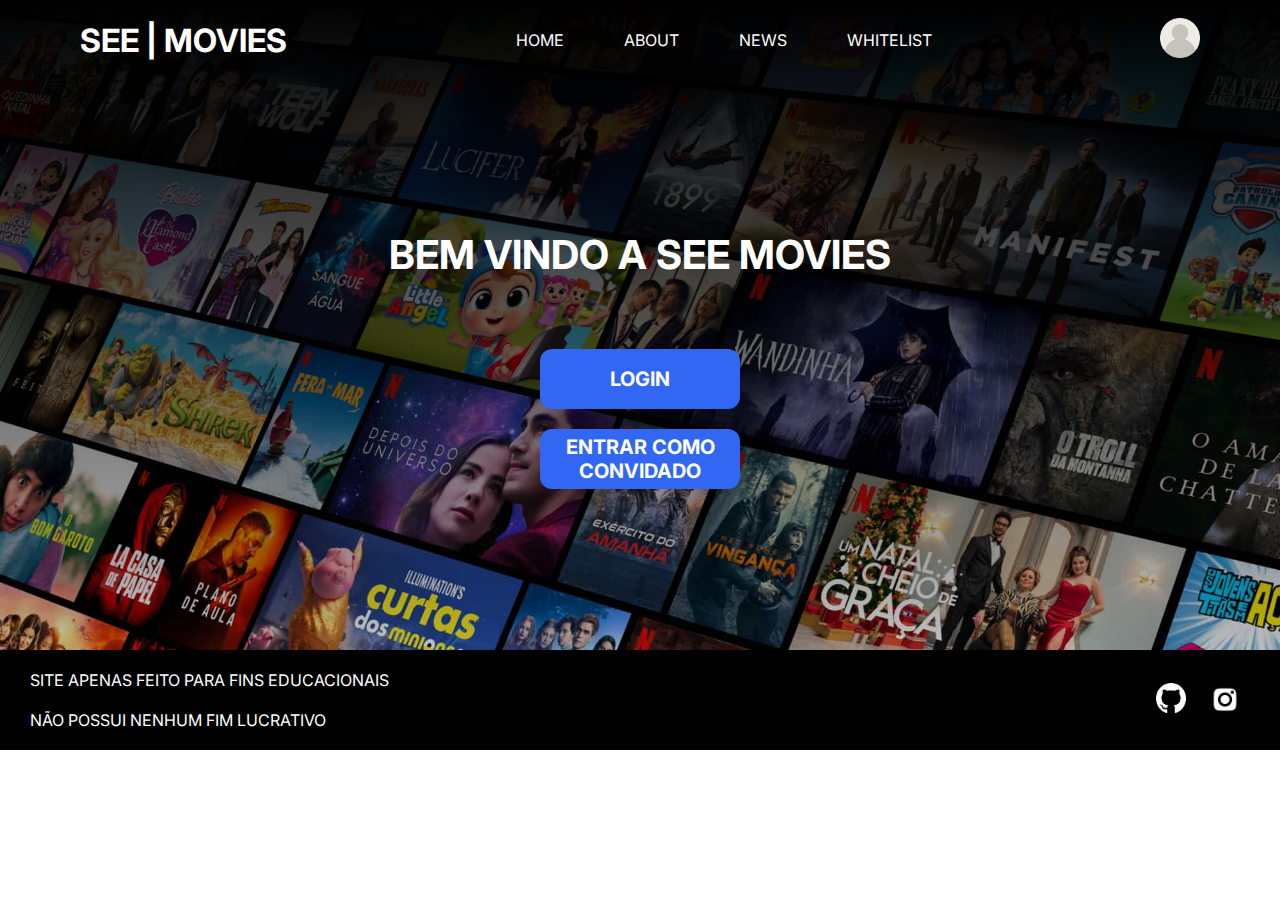
<file: index.html>
<!DOCTYPE html>
<html lang="en">
<head>
    <meta charset="UTF-8">
    <meta http-equiv="X-UA-Compatible" content="IE=edge">
    <meta name="viewport" content="width=device-width, initial-scale=1.0">
    <link rel="stylesheet" href="style.css">
    <title>SEE | MOVIES</title>
</head>
<body>
    <header>
        <section class="section-1">

            <!-- NAVBAR -->

            <nav class="main-nav">
                <h1 class="nav-logo">SEE | MOVIES</h1>
                <ul class="nav-btn">
                    <li class="btn"><a href="">HOME</a></li>
                    <li class="btn"><a href="">ABOUT</a></li>
                    <li class="btn"><a href="">NEWS</a></li>
                    <li class="btn"><a href="">WHITELIST</a></li>
                </ul>
                <a href="#"><img class="nav-user" src="/icons/user.png" alt=""></a>
            </nav>

            <!-- MAIN -->

            <div class="main">
                <h1 class="main-title">BEM VINDO A SEE MOVIES</h1>
                <button><a href="/login/login.html">LOGIN</a></button>
                <button><a href="/main/main.html">ENTRAR COMO CONVIDADO</a></button>
            </div>
        </section>
    </header>

    <!-- RODAPE -->

    <footer>
        <div class="left-content">
            <p>SITE APENAS FEITO PARA FINS EDUCACIONAIS<br><br>NÃO POSSUI NENHUM FIM LUCRATIVO</p>
        </div>

        <!-- SEPARAÇÂO DOS CONTEUDOS -->

        <div class="right-content">
                <a href="https://github.com/LuisAmarth"><img class="social-icon" src="/icons/github_png.png" alt=""></a>
                <a href="https://www.instagram.com/amarth.jpg/"><img class="social-icon" src="/icons/insta_icon.png" alt=""></a>
        </div>
    </footer>

</body>
</html>
</file>
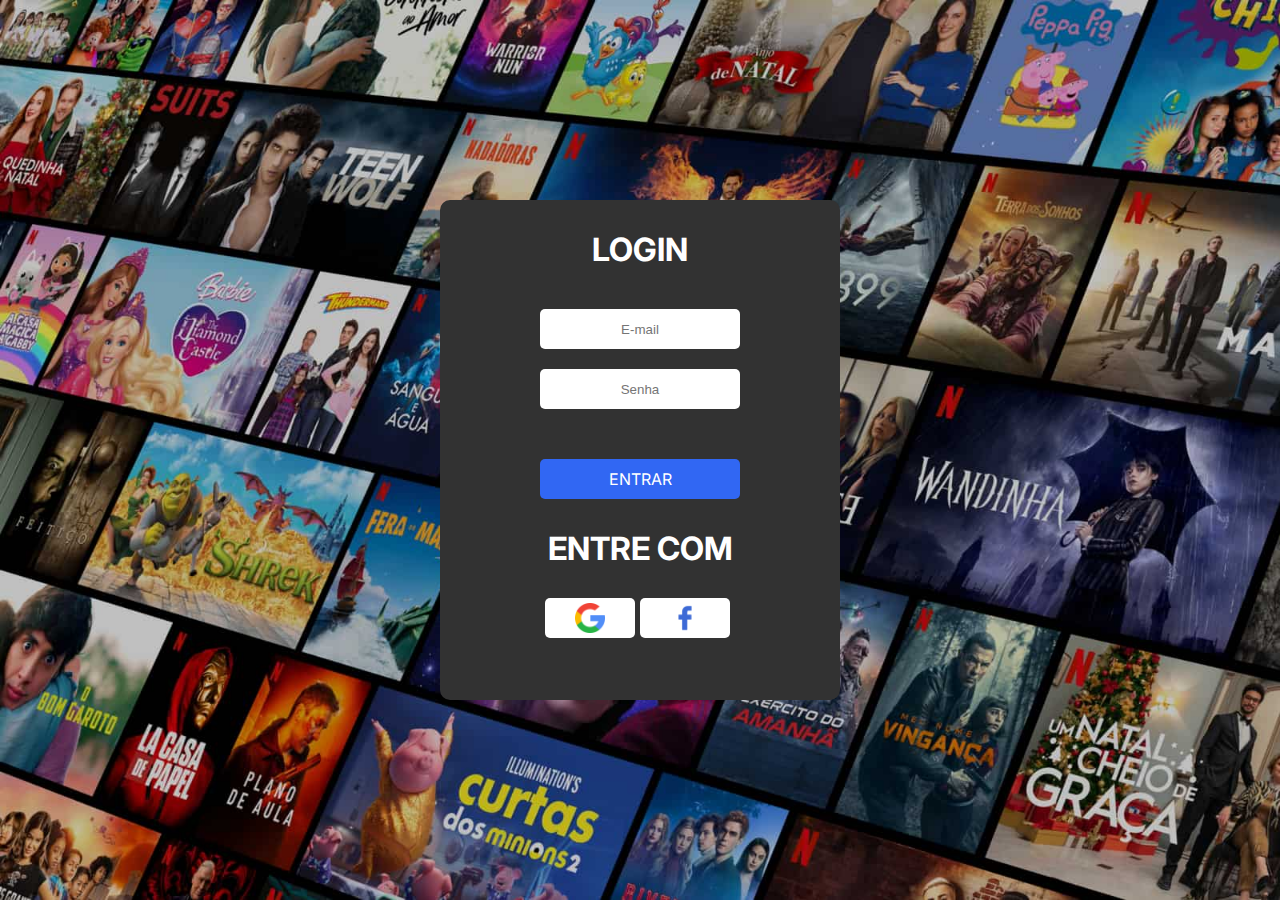
<file: login/login.html>
<!DOCTYPE html>
<html lang="en">
<head>
    <meta charset="UTF-8">
    <meta http-equiv="X-UA-Compatible" content="IE=edge">
    <meta name="viewport" content="width=device-width, initial-scale=1.0">
    <title>LOGIN</title>
    <link rel="stylesheet" href="login.css">
</head>
<body>
    <div class="login-card">
        <div class="inputs">
            <h1>LOGIN</h1>
            <input type="text" placeholder="E-mail">
            <input type="password" placeholder="Senha">
            <a href="/main/main.html">ENTRAR</a>

            <div class="other-login">
                <h1>ENTRE COM</h1>
                <div class="login-media">
                    <div class="medias">
                        <img class="icon icon-btn" src="/icons/google.png" alt="">
                    </div>
                    <div class="medias">
                        <img class="icon icon-btn" src="/icons/facebook.png" alt="">
                    </div>
                </div>
            </div>
        </div>
    </div>
</body>
</html>
</file>
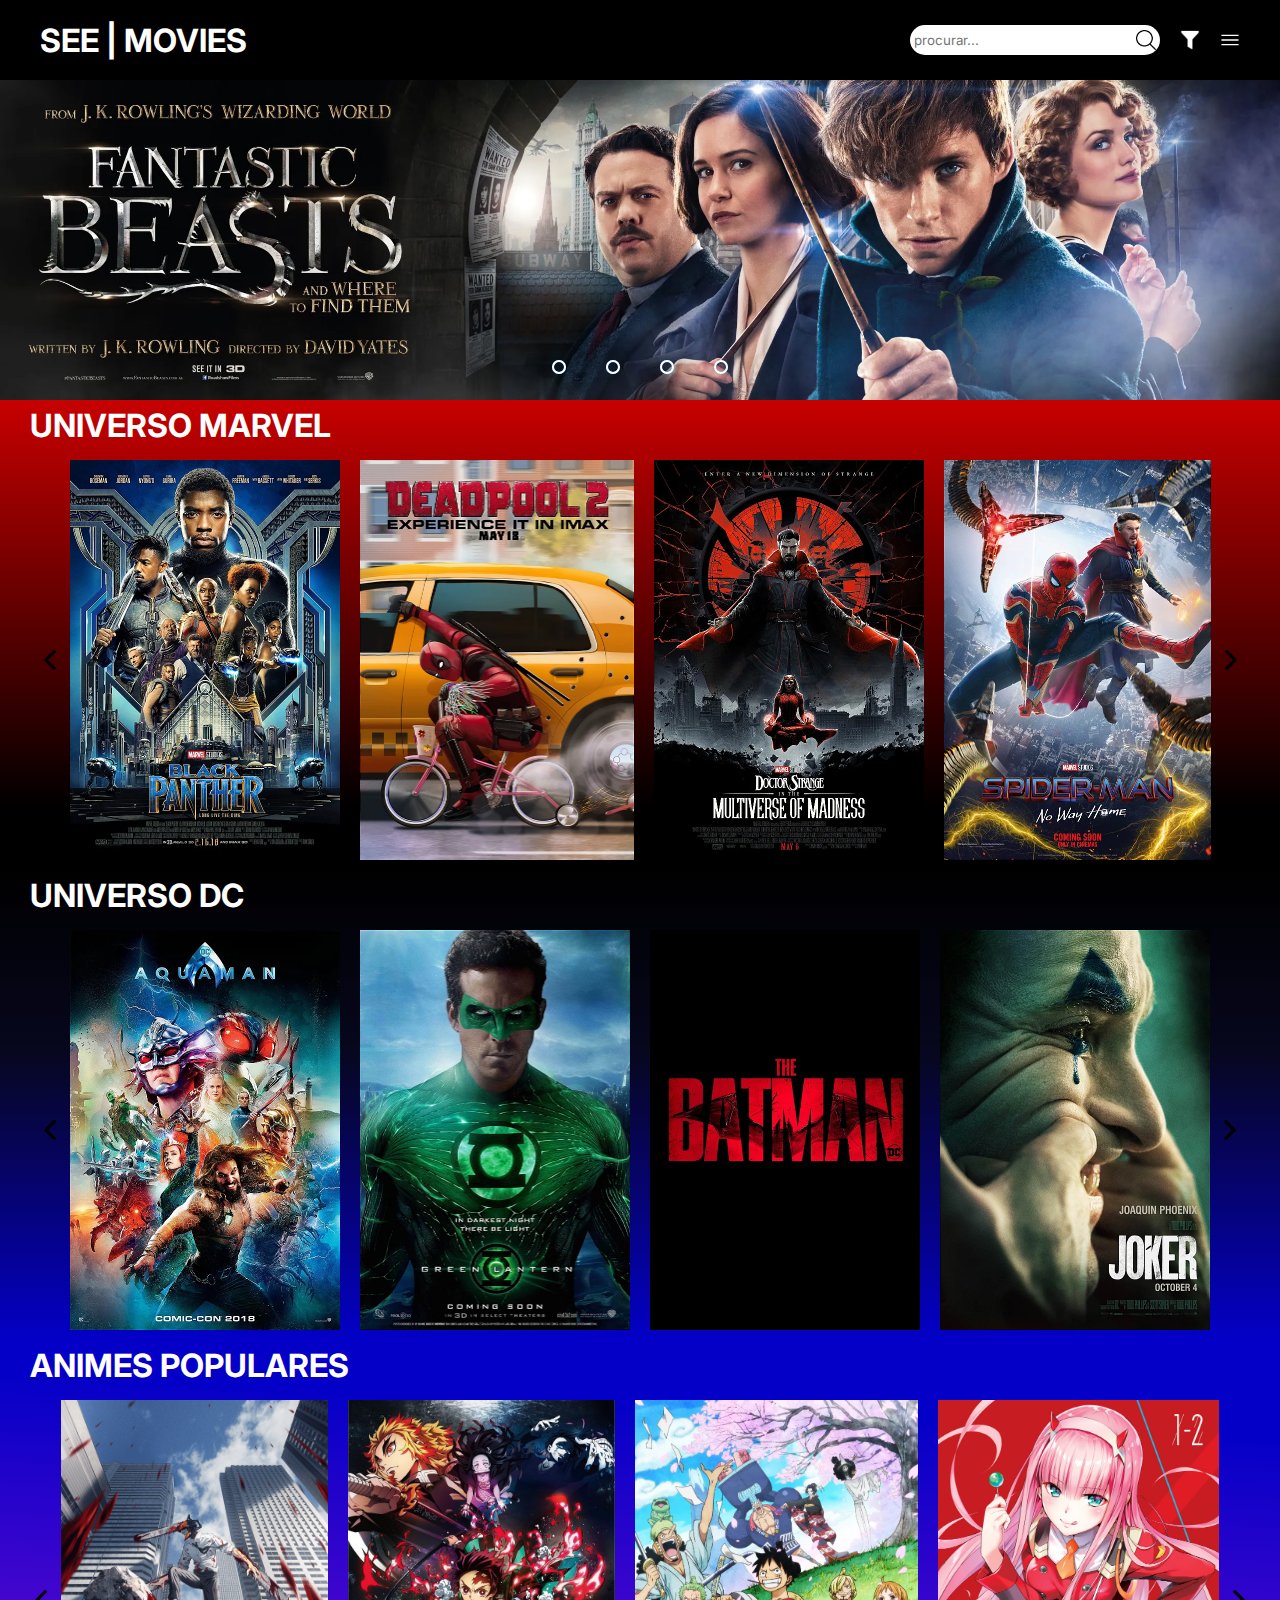
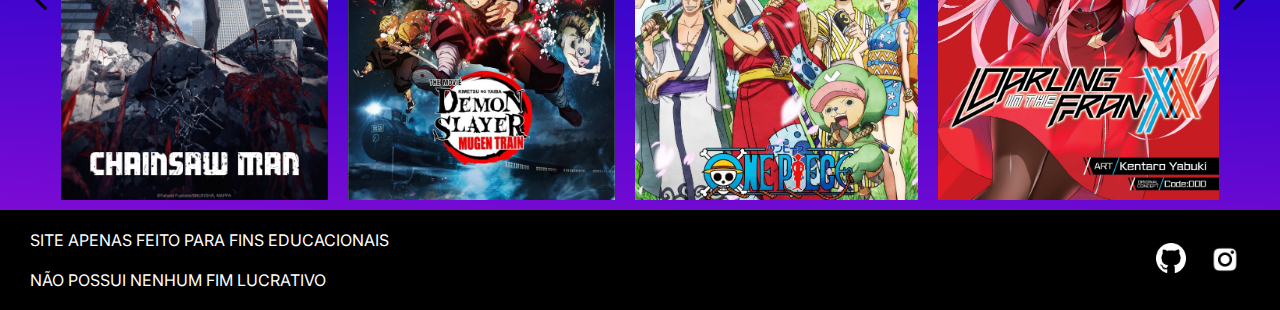
<file: main/main.html>
<!DOCTYPE html>
<html lang="en">
<head>
    <meta charset="UTF-8">
    <meta http-equiv="X-UA-Compatible" content="IE=edge">
    <meta name="viewport" content="width=device-width, initial-scale=1.0">
    <title>SEE | MOVIES</title>
    <link rel="stylesheet" href="main.css">
</head>
<body>
    
    <header>

        <!-- BARRA DE NAVEGAÇÃO -->

        <div class="navbar">
            <div class="nav-logo">
                <a href="#"><h1>SEE | MOVIES</h1></a>
            </div>


        <!-- INPUT DE BUSCA -->

            <div class="search-container">
                <div class="search">
                    <input type="text" placeholder="procurar..." class="input-search">
                    <img class="icon-search" src="/icons/icon_search.png" alt="">
                </div>

                <!-- BOTOES DE FILTRO E MENU -->

                <div class="filter-menu">
                    <img class="icon" src="/icons/filter_icon.png" alt="">
                    <img class="icon" src="/icons/menu_icon.png" alt="">
                </div>
            </div>
        </div>
    </header>

    <section class="carousel">
        <div class="slider">
            <div class="slides">
            <!-- BOTÕES -->

                <input type="radio" name="radio-btn" id="radio1">
                <input type="radio" name="radio-btn" id="radio2">
                <input type="radio" name="radio-btn" id="radio3">
                <input type="radio" name="radio-btn" id="radio4">

            <!-- SLIDES IMAGENS -->

                <div class="slide first">
                    <img src="/img/banner-1.png" alt="imagem 1">
                </div>

                <div class="slide">
                    <img src="/img/banner-2.jpg" alt="imagem 2">
                </div>

                <div class="slide">
                    <img src="/img/banner-3.jpg" alt="imagem 3">
                </div>

                <div class="slide">
                    <img src="/img/banner-4.jpg" alt="imagem 4">
                </div>

            <!-- NAV AUTO -->
                <div class="navigation-auto">
                    <div class="auto-btn1"></div>
                    <div class="auto-btn2"></div>
                    <div class="auto-btn3"></div>
                    <div class="auto-btn4"></div>
                </div>

            </div>

            <div class="manual-navigation">
                <label for="radio1" class="manual-btn"></label>
                <label for="radio2" class="manual-btn"></label>
                <label for="radio3" class="manual-btn"></label>
                <label for="radio4" class="manual-btn"></label>
            </div>

        </div>
    </section>

    <!-- MARVEL -->

    <section class="marvel">

        <div class="comic-nav">
            <a href="#"><h1 class="comic-title">UNIVERSO MARVEL</h1></a>
        </div>

            <div class="comic-cards">
                    <img class="arrow arrow-left" src="/icons/left_arrow.png" alt="">
                <img class="card" src="/card/marvel_1.png" alt="">
                <img class="card" src="/card/marvel_2.png" alt="">
                <img class="card" src="/card/marvel_3.png" alt="">
                <img class="card" src="/card/marvel_4.png" alt="">
                    <img class="arrow arrow-right" src="/icons/right_arrow.png" alt="">
            </div>
        </div>
    </section>

    <!-- DC -->

    <section class="dc">

        <div class="comic-nav">
            <a href="#"><h1 class="comic-title">UNIVERSO DC</h1></a>
        </div>

            <div class="comic-cards">
                    <img class="arrow arrow-left" src="/icons/left_arrow.png" alt="">
                <img class="card" src="/card/dc_1.png" alt="">
                <img class="card" src="/card/dc_2.png" alt="">
                <img class="card" src="/card/dc_3.png" alt="">
                <img class="card" src="/card/dc_4.png" alt="">
                    <img class="arrow arrow-right" src="/icons/right_arrow.png" alt="">
            </div>
        </div>
    </section>

    <section class="anime">

        <div class="comic-nav">
            <a href="#"><h1 class="comic-title">ANIMES POPULARES</h1></a>
        </div>

            <div class="comic-cards">
                    <img class="arrow arrow-left" src="/icons/left_arrow.png" alt="">
                <img class="card" src="/card/anime_1.png" alt="">
                <img class="card" src="/card/anime_2.jpg" alt="">
                <img class="card" src="/card/anime_3.webp" alt="">
                <img class="card" src="/card/anime_4.jpg" alt="">
                    <img class="arrow arrow-right" src="/icons/right_arrow.png" alt="">
            </div>
        </div>
    </section>



    <footer>
        <div class="left-content">
            <p>SITE APENAS FEITO PARA FINS EDUCACIONAIS<br><br>NÃO POSSUI NENHUM FIM LUCRATIVO</p>
        </div>

        <!-- SEPARAÇÂO DOS CONTEUDOS -->

        <div class="right-content">
                <a href="https://github.com/LuisAmarth"><img class="social-icon" src="/icons/github_png.png" alt=""></a>
                <a href="https://www.instagram.com/amarth.jpg/"><img class="social-icon" src="/icons/insta_icon.png" alt=""></a>
        </div>
    </footer>
</body>
</html>
</file>
<file: style.css>
@import url('https://fonts.googleapis.com/css2?family=Inter:wght@400;700&display=swap');

* {
    margin: 0;
    padding: 0;
    box-sizing: border-box;
    font-family: 'Inter', sans-serif;
}

body {
    width: 100%;
    height: 100%;
}

/* SESSÂO PRINCIPAL */

.section-1 {
    width: 100%;
    height: 650px;
    background-image: linear-gradient(to top, transparent 0%, rgb(0, 0, 0) 100%), url(/img/main_background.jpg);
    background-position: center;
    background-size: cover;
}

/* NAVBAR PRINCIPAL */

.main-nav {
    height: 80px;
    display: flex;
    align-items: center;
    justify-content: space-between;
    margin: 0 80px 0 80px;
    color: white;
}



.nav-logo {
    cursor: pointer;
}

/* LINKS DA NAVBAR */

.nav-btn {
    display: flex;
    justify-content: space-between;
    list-style: none;
}

.btn {
    padding: 30px;
}

.btn a {
    text-decoration: none;
    color: white;
}

.btn a:hover {
    color: rgb(167, 165, 165);
    transition: .4s;
}

/* USUARIO DA NAVBAR */

.nav-user {
    width: 40px;
    height: 40px;
}

/* CONTEUDO PRINCIPAL SECTION 1 */

.main {
    display: flex;
    flex-direction: column;
    text-align: center;
    justify-content: center;
    align-items: center;
    color: white;
    margin-top: 150px;
}

.main-title {
    font-size: 40px;
    font-weight: bold;
    margin: 0 0 50px 0;
}

/* BOTOES LOGIN */

.main button {
    border: none;
    width: 200px;
    height: 60px;
    border-radius: 12px;
    margin: 20px 0 0 0;
    background-color: #3167F3;
    color: white;
    font-weight: bold;
    font-size: 20px;
    cursor: pointer;
}

button a {
    text-decoration: none;
    color: white;
}

footer {
    width: 100%;
    height: 100px;
    background-color: black;
    display: flex;
    align-items: center;
    justify-content: space-between;
}

p {
    color: white;
}

.left-content {
    margin-left: 30px;
}

.right-content {
    margin-right: 30px;
}



.right-content img:hover {
    transition: .4s;
    width: 40px;
}

.social-icon {
    transition: .4s;
    width: 30px;
    margin: 10px;
}


/* MEDIA QUERIES */

@media (max-width: 850px) {

    body {
        background-color: black;
    }
    
    .section-1 {
        width: 100%;
        height: 800px;
        background-image: linear-gradient(to top, transparent 0%, rgb(0, 0, 0) 100%), url(/img/main_background.jpg);
        background-position: center;
    }

    .main-nav {
        height: 80px;
        display: flex;
        align-items: center;
        justify-content: center;
        color: white;
    }
    
    
    
    .nav-logo {
        cursor: pointer;
    }
    
    /* LINKS DA NAVBAR */
    
    .nav-btn {
        display: none;
    }
    

    
    /* USUARIO DA NAVBAR */
    
    .nav-user {
        display: none;
    }

    .right-content img:hover {
        transition: none;
        width: 30px;
    }
}
</file>
<file: login/login.css>
@import url('https://fonts.googleapis.com/css2?family=Inter:wght@400;700&display=swap');

* {
    margin: 0;
    padding: 0;
    box-sizing: border-box;
}

body {
    width: 100vw;
    height: 100vh;
    background: #6C7A89;
    display: flex;
    flex-direction: row;
    justify-content: center;
    align-items: center;
    font-family: 'Inter', sans-serif;
    background-image: url(/img/main_background.jpg);
    background-size: cover;
}

.login-card {
    background-color: #323232;
    width: 400px;
    height: 500px;
    text-align: center;
    border-radius: 10px;
}

.inputs {
    display: flex;
    flex-direction: column;
    align-items: center;
}

input {
    width: 200px;
    height: 40px;
    margin: 10px;
    border: none;
    border-radius: 5px;
    text-align: center;
}

h1 {
    margin: 30px 0 30px 0;
    color: white;
}


a {
    text-decoration: none;
    color: white;
    width: 200px;
    height: 40px;
    background-color: #3167F3;
    display: flex;
    align-items: center;
    justify-content: center;
    border-radius: 5px;
    margin-top: 40px;
    transition: all .4s;
}

a:hover {
    background-color: #618bf7;
    transition: all .4s;
}

.login-media {
    display: flex;
    align-items: center;
    justify-content: center;
}

.medias {
    background-color: white;
    width: 90px;
    height: 40px;
    margin-right: 5px;
    border-radius: 5px;
    display: flex;
    align-items: center;
    justify-content: center;
    cursor: pointer;
}

.icon {
    width: 30px;
    height: 30px;
}
</file>
<file: main/main.css>
@import url('https://fonts.googleapis.com/css2?family=Inter:wght@400;700&display=swap');

* {
    margin: 0;
    padding: 0;
    box-sizing: border-box;
    font-family: 'Inter', sans-serif;
}

body {

}

/* DEFININDO UM PADRAO PARA TEXTOS COM LINKS */

a {
    text-decoration: none;
    color: white;
}

/* BARRA DE NAVEGAÇÃO */

.navbar {
    height: 80px;
    background-color: black;
    display: flex;
    align-items: center;
    justify-content: space-between;
}

/* DISTANCIAMENTO DO LOGO */

.nav-logo {
    margin: 0 0 0 40px;
}

/* ALINHANDO A PESQUISA */

.search-container {
    display: flex;
}

.search {
    background-color: white;
    width: 250px;
    height: 30px;
    border-radius: 24px;
    display: flex;
    align-items: center;
    justify-content: space-around;
}

input {
    border: none;
}

input::placeholder {
    border: none;
}


.filter-menu {
    display: flex;
    align-items: center;
    margin: 0 40px 0 0;
}

.icon {
    width: 20px;
    height: 20px;
    margin-left: 20px;
    cursor: pointer;
}

.icon-search {
    cursor: pointer;
    width: 20px;
    height: 20px;
}


/* CARROSSEL */

.slider {
    margin: 0 auto;
    width: 100%;
    height: auto;
    overflow: hidden;
}

.slides {
    width: 400%;
    height: 320px;
    display: flex;
}

.slides input {
    display: none;
}

.slide {
    width: 25%;
    position: relative;
    transition: 1s ease-in-out;
}

.slide img {
    width: 100%;
    height: 100%;
    object-fit: cover;
}

.manual-navigation {
    position: absolute;
    width: 100%;
    margin-top: -40px;
    display: flex;
    justify-content: center;
}

.manual-btn {
    border: 2px solid white;
    padding: 5px;
    border-radius: 10px;
    cursor: pointer;
    transition: 1s;
}

.manual-btn:not(:last-child) {
    margin-right: 40px;
}

.manual-btn:hover {
    background-color: white;
}

#radio1:checked ~ .first {
    margin-left: 0;
}

#radio2:checked ~ .first {
    margin-left: -25%;
}

#radio3:checked ~ .first {
    margin-left: -50%;
}

#radio4:checked ~ .first {
    margin-left: -75%;
}

.navigation-auto div {
    border: 2px solid #20a6ff;
    padding: 5px;
    border-radius: 10px;
    cursor: pointer;
    transition: 1s;
}

.navigation-auto {
    position: absolute;
    width: 100%;
    margin-top: 280px;
    display: flex;
    justify-content: center;
}

.navigation-auto div:not(:last-child) {
    margin-right: 40px;
}

#radio1:checked ~ .navigation-auto .auto-btn1 {
    background-color: #fff;
}
#radio2:checked ~ .navigation-auto .auto-btn2 {
    background-color: #fff;
}
#radio3:checked ~ .navigation-auto .auto-btn3 {
    background-color: #fff;
}
#radio4:checked ~ .navigation-auto .auto-btn4 {
    background-color: #fff;
}


/* SESSAO MARVEL */

/* DEFININDO TAMANHO PADRAO DOS CARDS */

.marvel {
    background: linear-gradient(180deg, #C70000 0%, #000000 86.98%);
    width: 100%;
}

.comic-nav {
    width: 100%;
    height: 50px;
    display: flex;
    align-items: center;
}

.comic-title {
    margin-left: 30px;
}



.comic-cards {
    width: 100%;
    height: auto;
    display: flex;
    align-items: center;
    justify-content: center;
}

.card {
    display: flex;
    max-width: 300px;
    max-height: 400px;
    object-fit: contain;
    margin: 10px;
    cursor: pointer;
}

.arrow {
 width: 20px;
 height: 20px;
 transition: 1s;
 cursor: pointer;
}

.arrow-left:hover {
    translate: -10px;
    transition: 1s;
}

.arrow-right:hover {
    translate: 10px;
    transition: 1s;
}

/* DC */

.dc {
    background: linear-gradient(180deg, #000000 0%, #07071D 38.02%, #0400C7 100%);
}

/* ANIMES */

.anime {
    background: rgb(124,11,212);
    background: linear-gradient(3deg, rgba(124,11,212,1) 0%, rgba(4,0,199,1) 82%);
}


/* FOOTER */

footer {
    width: 100%;
    height: 100px;
    background-color: black;
    display: flex;
    align-items: center;
    justify-content: space-between;
}

p {
    color: white;
}

.left-content {
    margin-left: 30px;
}

.right-content {
    margin-right: 30px;
}



.right-content img:hover {
    transition: .4s;
    width: 40px;
}

.social-icon {
    transition: .4s;
    width: 30px;
    margin: 10px;
}



@media (max-width: 1200px) {
    
    .carousel {
        display: none;
    }

    .card {
    display: flex;
    max-width: 200px;
    max-height: 300px;
    object-fit: contain;
    margin: 10px;
    cursor: pointer;        
    }

}

@media (max-width: 950px) {
    
    .card {
    display: flex;
    max-width: 150px;
    max-height: 250px;
    object-fit: contain;
    margin: 10px;
    cursor: pointer;        
    }

    .right-content img:hover {
        transition: none;
        width: 30px;
    }
}

@media (max-width: 730px) {
    
    .card {
    display: flex;
    max-width: 100px;
    max-height: 200px;
    object-fit: contain;
    margin: 10px;
    cursor: pointer;        
    }

}

@media (max-width: 550px) {
    
.search {
    display: none;
}


.comic-cards {
    width: 100%;
    height: auto;
    display: flex;
    flex-direction: column;
    align-items: center;
    justify-content: center;
}

.arrow {
    display: none;
}

    .card {
    display: flex;
    max-width: 300px;
    max-height: 400px;
    object-fit: contain;
    margin: 10px;
    cursor: pointer;        
    }

}
</file>
